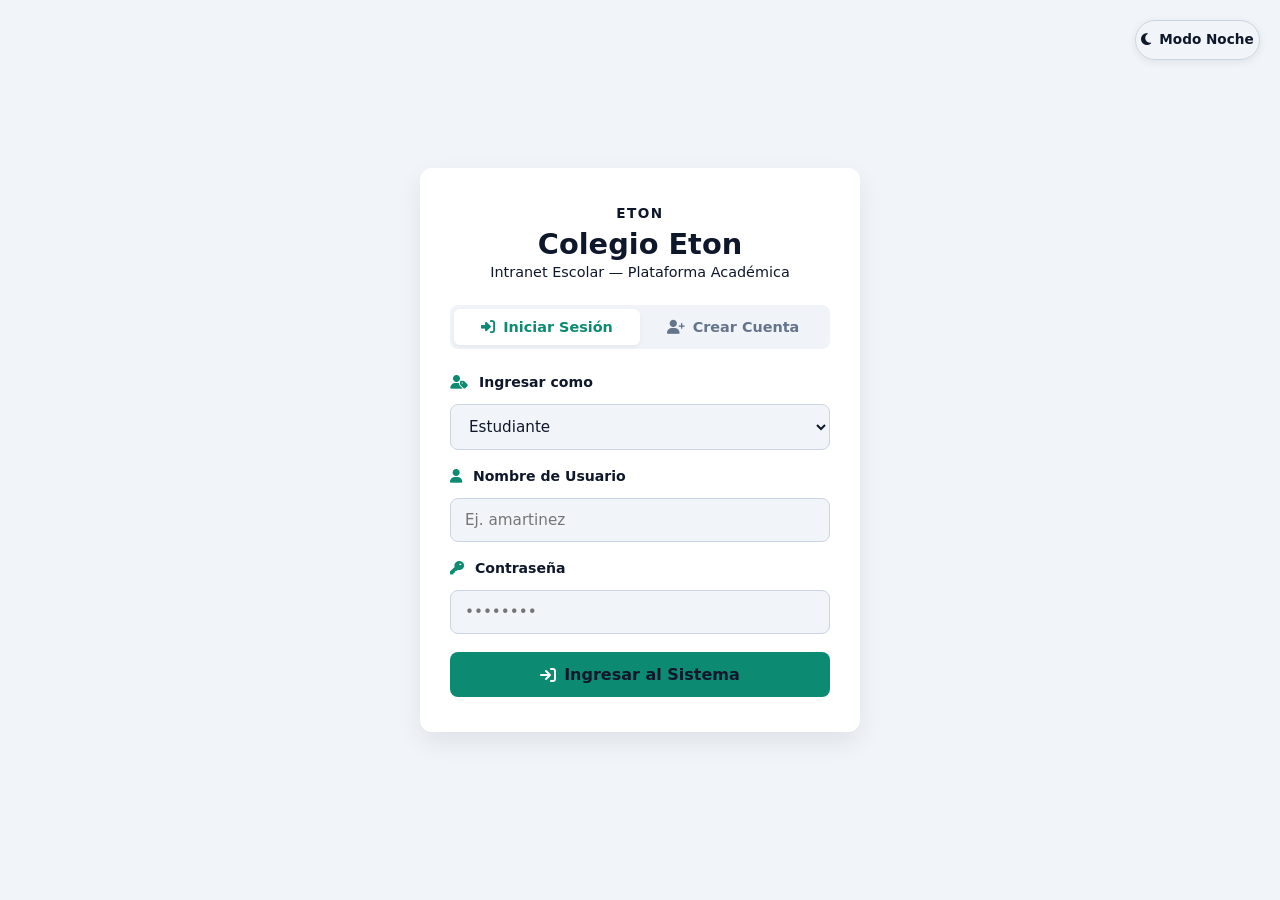
<file: index.html>
<!DOCTYPE html>
<html lang="es">
<head>
  <meta charset="UTF-8">
  <meta name="viewport" content="width=device-width, initial-scale=1.0">
  <title>Colegio Eton — Acceso Institucional</title>
  <!-- Iconos FontAwesome -->
  <link rel="stylesheet" href="https://cdnjs.cloudflare.com/ajax/libs/font-awesome/6.4.0/css/all.min.css">
  <!-- CSS del proyecto -->
  <link rel="stylesheet" href="css/style.css">
</head>
<body>

  <!-- BOTÓN MODO NOCHE / DÍA (ESQUINA SUPERIOR DERECHA) -->
  <div class="theme-container">
    <button class="theme-toggle-btn" id="themeToggleBtn" type="button">
      <i class="fa-solid fa-moon" id="themeIcon"></i>
      <span id="themeText">Modo Noche</span>
    </button>
  </div>

  <div class="login-container">
    <!-- Encabezado -->
    <header class="header">
      <span class="brand-tag">Eton</span>
      <h1 id="formTitle">Colegio Eton</h1>
      <p id="formSubtitle">Intranet Escolar — Plataforma Académica</p>
    </header>

    <!-- Pestañas para cambiar entre Login y Registro -->
    <div class="tabs">
      <button class="tab-btn active" id="tabLogin" type="button">
        <i class="fa-solid fa-right-to-bracket"></i> Iniciar Sesión
      </button>
      <button class="tab-btn" id="tabRegister" type="button">
        <i class="fa-solid fa-user-plus"></i> Crear Cuenta
      </button>
    </div>

    <!-- Formulario -->
    <form id="authForm">
      
      <!-- Campo adicional para Registro -->
      <div class="form-group" id="groupFullName" style="display: none;">
        <label for="fullName">
          <i class="fa-solid fa-id-card"></i> Nombre Completo
        </label>
        <input type="text" id="fullName" class="input-control" placeholder="Ej. Ana Martínez">
      </div>

      <!-- Selector de Rol -->
      <div class="form-group">
        <label for="rol">
          <i class="fa-solid fa-user-tag"></i> Ingresar como
        </label>
        <select id="rol" class="input-control">
          <option value="estudiante">Estudiante</option>
          <option value="padre">Padre / Tutor</option>
          <option value="docente">Docente</option>
          <option value="administrador">Administrador</option>
        </select>
      </div>

      <!-- Nombre de Usuario / Correo -->
      <div class="form-group">
        <label for="username" id="labelUsername">
          <i class="fa-solid fa-user"></i> Nombre de Usuario
        </label>
        <input type="text" id="username" class="input-control" placeholder="Ej. amartinez" required>
      </div>

      <!-- Contraseña -->
      <div class="form-group">
        <label for="password">
          <i class="fa-solid fa-key"></i> Contraseña
        </label>
        <input type="password" id="password" class="input-control" placeholder="••••••••" required>
      </div>

      <!-- Botón dinámico -->
      <button type="submit" class="btn-submit" id="btnSubmit">
        <i class="fa-solid fa-arrow-right-to-bracket" id="btnIcon"></i> 
        <span id="btnText">Ingresar al Sistema</span>
      </button>
    </form>
  </div>

  <!-- Lógica en JS integrada para el Login y Modo Noche -->
  <script>
    document.addEventListener('DOMContentLoaded', () => {
      // 1. ALTERNAR PESTAÑAS (LOGIN / REGISTRO)
      const tabLogin = document.getElementById('tabLogin');
      const tabRegister = document.getElementById('tabRegister');
      const groupFullName = document.getElementById('groupFullName');
      const btnText = document.getElementById('btnText');
      const btnIcon = document.getElementById('btnIcon');
      const authForm = document.getElementById('authForm');
      const fullNameInput = document.getElementById('fullName');

      let isRegisterMode = false;

      tabRegister.addEventListener('click', () => {
        if (isRegisterMode) return;
        isRegisterMode = true;
        tabRegister.classList.add('active');
        tabLogin.classList.remove('active');
        groupFullName.style.display = 'block';
        fullNameInput.required = true;
        btnText.textContent = 'Registrar Cuenta';
        btnIcon.className = 'fa-solid fa-user-check';
      });

      tabLogin.addEventListener('click', () => {
        if (!isRegisterMode) return;
        isRegisterMode = false;
        tabLogin.classList.add('active');
        tabRegister.classList.remove('active');
        groupFullName.style.display = 'none';
        fullNameInput.required = false;
        btnText.textContent = 'Ingresar al Sistema';
        btnIcon.className = 'fa-solid fa-arrow-right-to-bracket';
      });

      // Redirección al presionar Ingresar
      authForm.addEventListener('submit', (e) => {
        e.preventDefault();
        window.location.href = 'dashboard.html';
      });

      // 2. MODO DÍA / NOCHE GLOBAL
      const themeToggleBtn = document.getElementById('themeToggleBtn');
      const themeIcon = document.getElementById('themeIcon');
      const themeText = document.getElementById('themeText');

      function applyTheme(isDark) {
        if (isDark) {
          document.documentElement.classList.add('dark-mode');
          document.body.classList.add('dark-mode');
          if (themeText) themeText.textContent = 'Modo Día';
          if (themeIcon) themeIcon.className = 'fa-solid fa-sun';
        } else {
          document.documentElement.classList.remove('dark-mode');
          document.body.classList.remove('dark-mode');
          if (themeText) themeText.textContent = 'Modo Noche';
          if (themeIcon) themeIcon.className = 'fa-solid fa-moon';
        }
      }

      // Cargar preferencia guardada
      if (localStorage.getItem('theme') === 'dark') {
        applyTheme(true);
      }

      if (themeToggleBtn) {
        themeToggleBtn.addEventListener('click', () => {
          const isDark = !document.body.classList.contains('dark-mode');
          applyTheme(isDark);
          localStorage.setItem('theme', isDark ? 'dark' : 'light');
        });
      }
    });
  </script>
</body>
</html>
</file>
<file: css/style.css>
/* ==========================================================================
   INTRANET ESCOLAR — GLASSMORPHISM & MICA PREMIUM SYSTEM
   ========================================================================== */

:root {
  /* Paleta Base Light Mode */
  --bg-gradient: linear-gradient(135deg, #0f172a 0%, #1e1b4b 25%, #311042 50%, #111827 100%);
  --glass-bg: rgba(255, 255, 255, 0.65);
  --glass-bg-hover: rgba(255, 255, 255, 0.85);
  --glass-border: rgba(255, 255, 255, 0.4);
  --glass-shadow: 0 8px 32px 0 rgba(0, 0, 0, 0.25);
  
  --text-main: #0f172a;
  --text-muted: #475569;
  
  --accent-teal: #0d9488;
  --accent-teal-glow: rgba(13, 148, 136, 0.3);
  --accent-purple: #7c3aed;
  --accent-danger: #ef4444;
  --accent-warning: #f59e0b;
  
  --input-bg: rgba(255, 255, 255, 0.7);
  --input-border: rgba(15, 23, 42, 0.15);
  
  --card-inner-bg: rgba(255, 255, 255, 0.45);
}

/* Modo Oscuro (Dark Theme) */
[data-theme="dark"] {
  --bg-gradient: linear-gradient(135deg, #030712 0%, #0f172a 35%, #181825 70%, #030712 100%);
  --glass-bg: rgba(15, 23, 42, 0.75);
  --glass-bg-hover: rgba(30, 41, 59, 0.85);
  --glass-border: rgba(255, 255, 255, 0.12);
  --glass-shadow: 0 8px 32px 0 rgba(0, 0, 0, 0.6);
  
  --text-main: #f8fafc;
  --text-muted: #94a3b8;
  
  --accent-teal: #14b8a6;
  --accent-teal-glow: rgba(20, 184, 166, 0.4);
  
  --input-bg: rgba(15, 23, 42, 0.6);
  --input-border: rgba(255, 255, 255, 0.2);
  
  --card-inner-bg: rgba(30, 41, 59, 0.5);
}

* {
  box-sizing: border-box;
  margin: 0;
  padding: 0;
  font-family: 'Segoe UI', system-ui, -apple-system, sans-serif;
  transition: background-color 0.3s ease, color 0.3s ease, border-color 0.3s ease;
}

body.dashboard-body {
  min-height: 100vh;
  background: var(--bg-gradient);
  background-attachment: fixed;
  color: var(--text-main);
  overflow-x: hidden;
}

/* Glass Card Base */
.glass-card, .sidebar-glass, .navbar-glass {
  background: var(--glass-bg);
  backdrop-filter: blur(16px);
  -webkit-backdrop-filter: blur(16px);
  border: 1px solid var(--glass-border);
  box-shadow: var(--glass-shadow);
  border-radius: 16px;
}

/* Navbar */
.navbar-glass {
  margin: 15px;
  padding: 12px 24px;
  display: flex;
  justify-content: space-between;
  align-items: center;
  border-radius: 14px;
}

.navbar-brand {
  display: flex;
  align-items: center;
  gap: 12px;
}

.brand-logo {
  background: linear-gradient(135deg, var(--accent-teal), var(--accent-purple));
  color: #fff;
  font-weight: 800;
  padding: 6px 14px;
  border-radius: 10px;
  letter-spacing: 1px;
}

.brand-title {
  font-size: 1.25rem;
  font-weight: 700;
  color: var(--text-main);
}

.navbar-right {
  display: flex;
  align-items: center;
  gap: 16px;
}

.theme-toggle-btn {
  background: var(--card-inner-bg);
  border: 1px solid var(--glass-border);
  color: var(--text-main);
  width: 40px;
  height: 40px;
  border-radius: 50%;
  cursor: pointer;
  display: flex;
  align-items: center;
  justify-content: center;
  font-size: 1.1rem;
}

.theme-toggle-btn:hover {
  transform: scale(1.08);
}

.user-profile-summary {
  display: flex;
  align-items: center;
  gap: 12px;
}

.avatar-small {
  width: 40px;
  height: 40px;
  border-radius: 50%;
  object-fit: cover;
  border: 2px solid var(--accent-teal);
}

.badge-role {
  background: var(--accent-teal);
  color: #fff;
  font-size: 0.68rem;
  font-weight: 700;
  padding: 2px 8px;
  border-radius: 12px;
  text-transform: uppercase;
}

/* Layout */
.dashboard-layout {
  display: flex;
  gap: 20px;
  padding: 0 15px 20px 15px;
  min-height: calc(100vh - 100px);
}

.sidebar-glass {
  width: 260px;
  flex-shrink: 0;
  padding: 20px 15px;
}

.nav-menu {
  list-style: none;
  display: flex;
  flex-direction: column;
  gap: 8px;
}

.nav-link {
  width: 100%;
  background: transparent;
  border: none;
  color: var(--text-main);
  padding: 12px 16px;
  border-radius: 12px;
  text-align: left;
  font-size: 0.95rem;
  font-weight: 600;
  cursor: pointer;
  display: flex;
  align-items: center;
  gap: 12px;
}

.nav-link:hover, .nav-link.active {
  background: var(--accent-teal);
  color: #ffffff;
  box-shadow: 0 4px 15px var(--accent-teal-glow);
}

.main-content {
  flex-grow: 1;
}

.glass-card {
  padding: 28px;
  margin-bottom: 20px;
}

.glass-card h2 {
  font-size: 1.5rem;
  margin-bottom: 4px;
  display: flex;
  align-items: center;
  gap: 10px;
}

.subtitle {
  color: var(--text-muted);
  font-size: 0.9rem;
  margin-bottom: 16px;
}

.divider {
  border: none;
  height: 1px;
  background: var(--glass-border);
  margin-bottom: 20px;
}

/* Formularios */
.form-grid {
  display: grid;
  grid-template-columns: repeat(auto-fit, minmax(240px, 1fr));
  gap: 16px;
}

.form-group {
  display: flex;
  flex-direction: column;
  gap: 6px;
}

.form-group label {
  font-size: 0.88rem;
  font-weight: 600;
  color: var(--text-main);
  display: flex;
  align-items: center;
  gap: 8px;
}

input, select, textarea {
  background: var(--input-bg);
  border: 1px solid var(--input-border);
  color: var(--text-main);
  padding: 10px 14px;
  border-radius: 10px;
  font-size: 0.95rem;
  outline: none;
}

input:focus, select:focus, textarea:focus {
  border-color: var(--accent-teal);
  box-shadow: 0 0 0 3px var(--accent-teal-glow);
}

.input-disabled {
  opacity: 0.6;
  cursor: not-allowed;
}

/* Botones */
.btn-primary {
  background: linear-gradient(135deg, var(--accent-teal), #0f766e);
  color: white;
  border: none;
  padding: 10px 20px;
  border-radius: 10px;
  font-weight: 600;
  cursor: pointer;
  display: inline-flex;
  align-items: center;
  gap: 8px;
}

.btn-primary:hover {
  transform: translateY(-2px);
  box-shadow: 0 6px 20px var(--accent-teal-glow);
}

.btn-logout {
  background: rgba(239, 68, 68, 0.15);
  border: 1px solid var(--accent-danger);
  color: var(--accent-danger);
  padding: 8px 14px;
  border-radius: 10px;
  cursor: pointer;
  font-weight: 600;
}

.btn-logout:hover {
  background: var(--accent-danger);
  color: white;
}

/* Tablas con Efecto Glass */
.table-container {
  overflow-x: auto;
  border-radius: 12px;
  border: 1px solid var(--glass-border);
}

.glass-table {
  width: 100%;
  border-collapse: collapse;
  text-align: left;
}

.glass-table th, .glass-table td {
  padding: 14px 18px;
  border-bottom: 1px solid var(--glass-border);
}

.glass-table th {
  background: var(--card-inner-bg);
  font-weight: 700;
  font-size: 0.85rem;
  text-transform: uppercase;
  color: var(--text-muted);
}

.glass-table tr:hover {
  background: rgba(255, 255, 255, 0.1);
}

/* Perfil y Avatar */
.profile-container {
  display: flex;
  gap: 30px;
  flex-wrap: wrap;
}

.avatar-upload-section {
  display: flex;
  flex-direction: column;
  align-items: center;
  gap: 12px;
}

.avatar-large {
  width: 130px;
  height: 130px;
  border-radius: 50%;
  object-fit: cover;
  border: 4px solid var(--accent-teal);
  box-shadow: 0 8px 25px rgba(0,0,0,0.3);
}

/* Toast Notifications */
.toast-container {
  position: fixed;
  top: 24px;
  right: 24px;
  z-index: 9999;
  display: flex;
  flex-direction: column;
  gap: 10px;
}

.custom-toast {
  background: var(--glass-bg);
  backdrop-filter: blur(20px);
  border: 1px solid var(--glass-border);
  color: var(--text-main);
  padding: 14px 20px;
  border-radius: 12px;
  display: flex;
  align-items: center;
  gap: 12px;
  box-shadow: var(--glass-shadow);
  animation: slideIn 0.3s cubic-bezier(0.175, 0.885, 0.32, 1.275) forwards;
}

.toast-success { border-left: 5px solid var(--accent-teal); }
.toast-warning { border-left: 5px solid var(--accent-warning); }
.toast-error { border-left: 5px solid var(--accent-danger); }

.error-msg {
  color: var(--accent-danger);
  font-size: 0.78rem;
}

@keyframes slideIn {
  from { transform: translateX(120%); opacity: 0; }
  to { transform: translateX(0); opacity: 1; }
}

@keyframes fadeOut {
  to { transform: translateX(120%); opacity: 0; }
}


/* Variables globales para colores y medidas */
:root {
  --primary-color: #0d8a72;
  --primary-hover: #0a6c59;
  --bg-color: #f4f6f9;
  --card-bg: #ffffff;
  --text-main: #2c3e50;
  --text-muted: #7f8c8d;
  --border-color: #e0e6ed;
  --radius: 12px;
}

* {
  box-sizing: border-box;
  margin: 0;
  padding: 0;
  font-family: 'Segoe UI', Tahoma, Geneva, Verdana, sans-serif;
}

body {
  background-color: var(--bg-color);
  display: flex;
  justify-content: center;
  align-items: center;
  min-height: 100vh;
  padding: 20px;
}

/* Tarjeta contenedora principal */
.login-container {
  background: var(--card-bg);
  width: 100%;
  max-width: 440px;
  padding: 35px 30px;
  border-radius: var(--radius);
  box-shadow: 0 10px 25px rgba(0, 0, 0, 0.08);
}

/* Encabezado */
.header {
  text-align: center;
  margin-bottom: 25px;
}

.brand-tag {
  font-size: 0.85rem;
  font-weight: 700;
  color: var(--primary-color);
  letter-spacing: 1.5px;
  text-transform: uppercase;
}

.header h1 {
  font-size: 1.8rem;
  color: var(--text-main);
  margin: 5px 0 3px 0;
}

.header p {
  font-size: 0.9rem;
  color: var(--text-muted);
}

/* Pestañas (Iniciar Sesión / Crear Cuenta) */
.tabs {
  display: flex;
  background: #f0f3f7;
  border-radius: 8px;
  padding: 4px;
  margin-bottom: 25px;
}

.tab-btn {
  flex: 1;
  padding: 10px;
  border: none;
  background: transparent;
  color: var(--text-muted);
  font-weight: 600;
  font-size: 0.9rem;
  border-radius: 6px;
  cursor: pointer;
  transition: all 0.3s ease;
  display: flex;
  align-items: center;
  justify-content: center;
  gap: 8px;
}

.tab-btn.active {
  background: #ffffff;
  color: var(--primary-color);
  box-shadow: 0 2px 5px rgba(0, 0, 0, 0.05);
}

/* Grupos de entrada */
.form-group {
  margin-bottom: 18px;
}

.form-group label {
  display: block;
  font-size: 0.88rem;
  font-weight: 600;
  color: var(--text-main);
  margin-bottom: 6px;
}

.form-group label i {
  margin-right: 6px;
  color: var(--primary-color);
}

.input-control {
  width: 100%;
  padding: 12px 14px;
  border: 1px solid var(--border-color);
  border-radius: 8px;
  font-size: 0.95rem;
  color: var(--text-main);
  background-color: #fafbfc;
  transition: border-color 0.2s, box-shadow 0.2s;
}

.input-control:focus {
  outline: none;
  border-color: var(--primary-color);
  box-shadow: 0 0 0 3px rgba(13, 138, 114, 0.15);
  background-color: #ffffff;
}

select.input-control {
  cursor: pointer;
}

/* Botón principal */
.btn-submit {
  width: 100%;
  padding: 13px;
  background-color: var(--primary-color);
  color: white;
  border: none;
  border-radius: 8px;
  font-size: 1rem;
  font-weight: 600;
  cursor: pointer;
  transition: background 0.2s ease;
  display: flex;
  align-items: center;
  justify-content: center;
  gap: 8px;
  margin-top: 10px;
}

.btn-submit:hover {
  background-color: var(--primary-hover);
}
/* ==========================================
   VARIABLES DE TEMA (MODO DÍA / NOCHE)
   ========================================== */
:root {
  /* MODO DÍA (Por defecto) */
  --bg-main: #f4f6f9;
  --bg-card: #ffffff;
  --bg-sidebar: #ffffff;
  --bg-header: #ffffff;
  --text-main: #1e293b;
  --text-muted: #64748b;
  --border-color: #e2e8f0;
  
  --primary: #0d8a72;
  --primary-hover: #0a6c59;
  --primary-light: #e6f4f1;
  
  --shadow: 0 4px 15px rgba(0, 0, 0, 0.05);
  --table-hover: #f8fafc;
}

/* MODO NOCHE (Tema Oscuro) */
body.dark-mode {
  --bg-main: #0f172a;
  --bg-card: #1e293b;
  --bg-sidebar: #1e293b;
  --bg-header: #1e293b;
  --text-main: #f8fafc;
  --text-muted: #94a3b8;
  --border-color: #334155;
  
  --primary: #10b981;
  --primary-hover: #059669;
  --primary-light: rgba(16, 185, 129, 0.15);
  
  --shadow: 0 4px 20px rgba(0, 0, 0, 0.3);
  --table-hover: #334155;
}

/* ==========================================
   RESET & LAYOUT ESTRUCTURAL
   ========================================== */
* {
  box-sizing: border-box;
  margin: 0;
  padding: 0;
  font-family: 'Segoe UI', system-ui, -apple-system, sans-serif;
  transition: background-color 0.3s ease, color 0.3s ease, border-color 0.3s ease;
}

body {
  background-color: var(--bg-main);
  color: var(--text-main);
  min-height: 100vh;
  display: flex;
  flex-direction: column;
}

/* HEADER ARRIBA EN TODA LA PÁGINA */
.top-navbar {
  height: 65px;
  background-color: var(--bg-header);
  border-bottom: 1px solid var(--border-color);
  display: flex;
  align-items: center;
  justify-content: space-between;
  padding: 0 25px;
  box-shadow: var(--shadow);
  z-index: 10;
}

.nav-brand {
  display: flex;
  align-items: center;
  gap: 12px;
}

.brand-badge {
  background-color: var(--primary);
  color: white;
  padding: 4px 10px;
  border-radius: 6px;
  font-weight: 800;
  font-size: 0.85rem;
}

.nav-user {
  display: flex;
  align-items: center;
  gap: 15px;
}

.theme-toggle-btn {
  background: transparent;
  border: 1px solid var(--border-color);
  color: var(--text-main);
  padding: 8px 12px;
  border-radius: 20px;
  cursor: pointer;
  display: flex;
  align-items: center;
  gap: 8px;
  font-size: 0.85rem;
  font-weight: 600;
}

.theme-toggle-btn:hover {
  background-color: var(--primary-light);
}

.user-avatar {
  width: 36px;
  height: 36px;
  border-radius: 50%;
  background-color: var(--primary);
  color: white;
  display: flex;
  align-items: center;
  justify-content: center;
  font-weight: bold;
  font-size: 0.85rem;
}

.user-role-badge {
  background: var(--primary-light);
  color: var(--primary);
  padding: 2px 8px;
  border-radius: 4px;
  font-size: 0.75rem;
  font-weight: 700;
  text-transform: uppercase;
}

.btn-logout {
  background: transparent;
  border: none;
  color: #ef4444;
  font-size: 1.1rem;
  cursor: pointer;
  padding: 5px;
}

/* ESTRUCTURA PRINCIPAL (SIDEBAR + MAIN CONTENT) */
.main-wrapper {
  display: flex;
  flex: 1;
}

/* SIDEBAR A LA IZQUIERDA */
.sidebar {
  width: 250px;
  background-color: var(--bg-sidebar);
  border-right: 1px solid var(--border-color);
  padding: 20px 15px;
  display: flex;
  flex-direction: column;
  gap: 8px;
}

.nav-item {
  display: flex;
  align-items: center;
  gap: 12px;
  padding: 12px 16px;
  border-radius: 10px;
  color: var(--text-muted);
  text-decoration: none;
  font-weight: 500;
  font-size: 0.95rem;
  transition: all 0.2s ease;
}

.nav-item:hover {
  background-color: var(--primary-light);
  color: var(--primary);
}

.nav-item.active {
  background-color: var(--primary);
  color: white;
  box-shadow: 0 4px 12px rgba(13, 138, 114, 0.25);
}

/* CONTENIDO PRINCIPAL A LA DERECHA */
.content-area {
  flex: 1;
  padding: 30px;
}

.card {
  background-color: var(--bg-card);
  border: 1px solid var(--border-color);
  border-radius: 14px;
  padding: 25px;
  box-shadow: var(--shadow);
}

.card-title {
  display: flex;
  align-items: center;
  gap: 10px;
  font-size: 1.3rem;
  color: var(--text-main);
  margin-bottom: 5px;
}

.card-subtitle {
  color: var(--text-muted);
  font-size: 0.9rem;
  margin-bottom: 20px;
}

/* TABLAS */
.table-container {
  width: 100%;
  overflow-x: auto;
}

table {
  width: 100%;
  border-collapse: collapse;
  text-align: left;
}

th {
  padding: 12px 16px;
  border-bottom: 2px solid var(--border-color);
  color: var(--text-muted);
  font-size: 0.8rem;
  text-transform: uppercase;
  letter-spacing: 0.5px;
}

td {
  padding: 16px;
  border-bottom: 1px solid var(--border-color);
  color: var(--text-main);
  font-size: 0.9rem;
}

tbody tr:hover {
  background-color: var(--table-hover);
}

.status-badge {
  background-color: rgba(16, 185, 129, 0.15);
  color: var(--primary);
  padding: 4px 10px;
  border-radius: 20px;
  font-size: 0.75rem;
  font-weight: 700;
}
/* ==========================================
   VARIABLES DE TEMA (ALTO CONTRASTE Y LEGIBILIDAD)
   ========================================== */
:root {
  /* MODO DÍA (Por defecto) */
  --bg-main: #f8fafc;
  --bg-card: #ffffff;
  --bg-sidebar: #ffffff;
  --bg-header: #ffffff;
  --bg-input: #f1f5f9;
  
  --text-main: #0f172a;       /* Texto principal casi negro para máxima lectura */
  --text-muted: #475569;      /* Texto secundario gris oscuro legible */
  --border-color: #cbd5e1;
  
  --primary: #0d8a72;
  --primary-hover: #0a6c59;
  --primary-light: #e6f4f1;
  --accent-badge: #e0f2fe;
  --accent-badge-text: #0369a1;

  --shadow: 0 4px 6px -1px rgba(0, 0, 0, 0.1), 0 2px 4px -2px rgba(0, 0, 0, 0.1);
}

/* MODO NOCHE (Tema Oscuro Mejorado) */
body.dark-mode {
  --bg-main: #0b0f19;
  --bg-card: #151c2c;
  --bg-sidebar: #151c2c;
  --bg-header: #151c2c;
  --bg-input: #1e293b;
  
  --text-main: #f8fafc;       /* Blanco brillante para excelente contraste */
  --text-muted: #cbd5e1;      /* Gris claro de alta legibilidad */
  --border-color: #334155;
  
  --primary: #10b981;
  --primary-hover: #059669;
  --primary-light: rgba(16, 185, 129, 0.15);
  --accent-badge: rgba(56, 189, 248, 0.15);
  --accent-badge-text: #38bdf8;

  --shadow: 0 10px 25px -5px rgba(0, 0, 0, 0.5);
}

/* ==========================================
   RESET & LAYOUT BASE
   ========================================== */
* {
  box-sizing: border-box;
  margin: 0;
  padding: 0;
  font-family: 'Segoe UI', system-ui, -apple-system, sans-serif;
  transition: background-color 0.25s ease, color 0.25s ease, border-color 0.25s ease;
}

body {
  background-color: var(--bg-main);
  color: var(--text-main);
  min-height: 100vh;
  display: flex;
  flex-direction: column;
}

/* ==========================================
   HEADER SUPERIOR (FIXED & RESPONSIVE)
   ========================================== */
.top-navbar {
  width: 100%;
  height: 65px;
  background-color: var(--bg-header);
  border-bottom: 1px solid var(--border-color);
  display: flex;
  align-items: center;
  justify-content: space-between;
  padding: 0 20px;
  position: sticky;
  top: 0;
  z-index: 100;
  box-shadow: var(--shadow);
}

.nav-brand {
  display: flex;
  align-items: center;
  gap: 12px;
}

.brand-badge {
  background-color: var(--primary);
  color: #ffffff;
  padding: 4px 10px;
  border-radius: 6px;
  font-weight: 800;
  font-size: 0.85rem;
  letter-spacing: 1px;
}

.nav-brand h2 {
  font-size: 1.25rem;
  font-weight: 700;
  color: var(--text-main);
}

.nav-user {
  display: flex;
  align-items: center;
  gap: 15px;
}

.theme-toggle-btn {
  background: var(--bg-input);
  border: 1px solid var(--border-color);
  color: var(--text-main);
  padding: 8px 14px;
  border-radius: 20px;
  cursor: pointer;
  display: flex;
  align-items: center;
  gap: 8px;
  font-size: 0.85rem;
  font-weight: 600;
}

.theme-toggle-btn:hover {
  border-color: var(--primary);
}

.user-profile-info {
  display: flex;
  align-items: center;
  gap: 10px;
}

.user-avatar {
  width: 38px;
  height: 38px;
  border-radius: 50%;
  background-color: var(--primary);
  color: #ffffff;
  display: flex;
  align-items: center;
  justify-content: center;
  font-weight: 700;
  font-size: 0.9rem;
}

.user-name {
  font-size: 0.95rem;
  font-weight: 600;
  color: var(--text-main);
}

.user-role-badge {
  background: var(--accent-badge);
  color: var(--accent-badge-text);
  padding: 3px 8px;
  border-radius: 6px;
  font-size: 0.75rem;
  font-weight: 700;
  text-transform: uppercase;
}

.btn-logout {
  background: transparent;
  border: none;
  color: #ef4444;
  font-size: 1.1rem;
  cursor: pointer;
  padding: 8px;
  border-radius: 8px;
}

.btn-logout:hover {
  background-color: rgba(239, 68, 68, 0.1);
}

/* ==========================================
   ESTRUCTURA DASHBOARD (SIDEBAR + MAIN)
   ========================================== */
.main-wrapper {
  display: flex;
  flex: 1;
  width: 100%;
}

/* SIDEBAR LATERAL */
.sidebar {
  width: 260px;
  background-color: var(--bg-sidebar);
  border-right: 1px solid var(--border-color);
  padding: 20px 15px;
  display: flex;
  flex-direction: column;
  gap: 8px;
  flex-shrink: 0;
}

.nav-item {
  display: flex;
  align-items: center;
  gap: 12px;
  padding: 12px 16px;
  border-radius: 10px;
  color: var(--text-muted);
  text-decoration: none;
  font-weight: 600;
  font-size: 0.95rem;
}

.nav-item:hover {
  background-color: var(--primary-light);
  color: var(--primary);
}

.nav-item.active {
  background-color: var(--primary);
  color: #ffffff !important;
  box-shadow: 0 4px 12px rgba(13, 138, 114, 0.3);
}

/* CONTENIDO PRINCIPAL */
.content-area {
  flex: 1;
  padding: 30px;
  max-width: 1200px;
}

.card {
  background-color: var(--bg-card);
  border: 1px solid var(--border-color);
  border-radius: 16px;
  padding: 25px;
  margin-bottom: 25px;
  box-shadow: var(--shadow);
}

.card-title {
  display: flex;
  align-items: center;
  gap: 10px;
  font-size: 1.35rem;
  font-weight: 700;
  color: var(--text-main);
  margin-bottom: 6px;
}

.card-subtitle {
  color: var(--text-muted);
  font-size: 0.92rem;
  margin-bottom: 22px;
}

/* FORMULARIOS Y CAMPOS DE TEXTO */
.form-group {
  margin-bottom: 18px;
}

.form-group label {
  display: block;
  font-size: 0.88rem;
  font-weight: 600;
  color: var(--text-main);
  margin-bottom: 8px;
}

.input-control {
  width: 100%;
  padding: 12px 14px;
  border: 1px solid var(--border-color);
  border-radius: 8px;
  font-size: 0.95rem;
  color: var(--text-main);
  background-color: var(--bg-input);
}

.input-control:focus {
  outline: none;
  border-color: var(--primary);
}

textarea.input-control {
  min-height: 100px;
  resize: vertical;
}

.btn-primary {
  padding: 12px 24px;
  background-color: var(--primary);
  color: #ffffff;
  border: none;
  border-radius: 8px;
  font-weight: 600;
  font-size: 0.95rem;
  cursor: pointer;
  display: inline-flex;
  align-items: center;
  gap: 8px;
}

.btn-primary:hover {
  background-color: var(--primary-hover);
}

/* ANUNCIOS Y COMUNICADOS */
.post-card {
  background-color: var(--bg-main);
  border: 1px solid var(--border-color);
  border-radius: 12px;
  padding: 18px;
  margin-top: 15px;
}

.post-title {
  font-size: 1.1rem;
  font-weight: 700;
  color: var(--text-main);
  margin-bottom: 5px;
}

.post-meta {
  font-size: 0.82rem;
  color: var(--text-muted);
  margin-bottom: 10px;
  display: flex;
  align-items: center;
  gap: 6px;
}

.post-body {
  font-size: 0.93rem;
  color: var(--text-main);
  line-height: 1.5;
}

/* ==========================================
   DISEÑO RESPONSIVE (MÓVILES Y TABLETS)
   ========================================== */
@media (max-width: 900px) {
  .main-wrapper {
    flex-direction: column;
  }

  .sidebar {
    width: 100%;
    flex-direction: row;
    overflow-x: auto;
    padding: 10px;
    border-right: none;
    border-bottom: 1px solid var(--border-color);
  }

  .nav-item {
    white-space: nowrap;
    padding: 8px 14px;
    font-size: 0.88rem;
  }

  .content-area {
    padding: 15px;
  }

  .user-name {
    display: none; /* Ocultar nombre en pantallas muy pequeñas */
  }
}
/* --- PARCHE MODO NOCHE Y CONTRASTE --- */
body.dark-mode {
  background-color: #0f172a !important;
  color: #f8fafc !important;
}

/* Fuerza el fondo y texto claro en cards, header e inputs cuando activa dark-mode */
body.dark-mode .top-navbar,
body.dark-mode .sidebar,
body.dark-mode .card {
  background-color: #1e293b !important;
  border-color: #334155 !important;
  color: #f8fafc !important;
}

body.dark-mode .input-control {
  background-color: #0f172a !important;
  border-color: #334155 !important;
  color: #ffffff !important;
}

body.dark-mode .post-card {
  background-color: #0f172a !important;
  border-color: #334155 !important;
}

body.dark-mode h1, body.dark-mode h2, body.dark-mode h3, body.dark-mode h4,
body.dark-mode span, body.dark-mode p, body.dark-mode label {
  color: #f8fafc !important;
}

/* Botón de Modo Noche visualmente claro */
.theme-toggle-btn {
  cursor: pointer;
  display: inline-flex;
  align-items: center;
  gap: 8px;
  padding: 6px 12px;
  border-radius: 20px;
}

/* ======================================================
   CORRECCIÓN DEFINITIVA DE MODO NOCHE & BOTÓN DE TEMA
   ====================================================== */

/* 1. Fondo global oscuro al activar dark-mode */
html.dark-mode,
body.dark-mode {
  background-color: #0f172a !important;
  color: #f8fafc !important;
}

/* 2. Contenedores principales en modo noche */
body.dark-mode .top-navbar,
body.dark-mode .sidebar,
body.dark-mode .card,
body.dark-mode .post-card,
body.dark-mode main,
body.dark-mode section {
  background-color: #1e293b !important;
  border-color: #334155 !important;
  color: #f8fafc !important;
}

body.dark-mode h1, 
body.dark-mode h2, 
body.dark-mode h3, 
body.dark-mode h4, 
body.dark-mode p, 
body.dark-mode span, 
body.dark-mode label {
  color: #f8fafc !important;
}

body.dark-mode .input-control {
  background-color: #0f172a !important;
  border-color: #334155 !important;
  color: #ffffff !important;
}

/* 3. Corrección visual del botón "Modo Noche" en la barra */
.theme-toggle-btn {
  display: inline-flex !important;
  align-items: center !important;
  gap: 8px !important;
  padding: 6px 14px !important;
  background-color: #f1f5f9 !important;
  border: 1px solid #cbd5e1 !important;
  border-radius: 20px !important;
  color: #1e293b !important;
  font-size: 0.85rem !important;
  font-weight: 600 !important;
  cursor: pointer !important;
  white-space: nowrap !important;
  line-height: 1 !important;
}

body.dark-mode .theme-toggle-btn {
  background-color: #334155 !important;
  border-color: #475569 !important;
  color: #f8fafc !important;
}
/* ======================================================
   CORRECCIÓN GLOBAL DE MODO NOCHE & BOTÓN DE TEMA
   ====================================================== */

/* Posición del botón en el Login */
.theme-container {
  position: absolute;
  top: 20px;
  right: 20px;
  z-index: 1000;
}

.theme-toggle-btn {
  display: inline-flex;
  align-items: center;
  gap: 8px;
  padding: 8px 16px;
  background-color: #ffffff;
  border: 1px solid #cbd5e1;
  border-radius: 20px;
  color: #0f172a;
  font-size: 0.85rem;
  font-weight: 600;
  cursor: pointer;
  box-shadow: 0 2px 8px rgba(0,0,0,0.08);
}

/* MODO NOCHE PARA TODO EL PROYECTO */
html.dark-mode,
body.dark-mode {
  background-color: #0f172a !important;
  color: #f8fafc !important;
}

body.dark-mode .login-container,
body.dark-mode .card,
body.dark-mode .top-navbar,
body.dark-mode .sidebar {
  background-color: #1e293b !important;
  border-color: #334155 !important;
  color: #f8fafc !important;
}

body.dark-mode .theme-toggle-btn {
  background-color: #334155 !important;
  border-color: #475569 !important;
  color: #ffffff !important;
}

body.dark-mode .input-control,
body.dark-mode select.input-control {
  background-color: #0f172a !important;
  border-color: #334155 !important;
  color: #ffffff !important;
}

body.dark-mode label,
body.dark-mode h1,
body.dark-mode h2,
body.dark-mode p {
  color: #f8fafc !important;
}
/* ======================================================
   CORRECCIÓN DE TEMA (DÍA / NOCHE) Y CONTENEDORES
   ====================================================== */

/* MODO DÍA (POR DEFECTO) */
:root {
  --bg-body: #f1f5f9;
  --bg-container: #ffffff;
  --bg-card: #ffffff;
  --text-main: #0f172a;
  --text-muted: #64748b;
  --border-color: #e2e8f0;
}

/* MODO NOCHE ACTIVADO EN HTML O BODY */
html.dark-mode,
body.dark-mode {
  --bg-body: #0b0f19;
  --bg-container: #151c2c;
  --bg-card: #1e293b;
  --text-main: #f8fafc;
  --text-muted: #cbd5e1;
  --border-color: #334155;
}

/* Aplicación global de variables */
html, body {
  background-color: var(--bg-body) !important;
  color: var(--text-main) !important;
}

.top-navbar,
.sidebar,
.card,
.main-wrapper,
.content-area,
.post-card {
  background-color: var(--bg-card) !important;
  border-color: var(--border-color) !important;
  color: var(--text-main) !important;
}

.top-navbar h2, .card-title, .post-title, label, p, span {
  color: var(--text-main) !important;
}

/* Botón Tema Ajustado (Sin texto cortado) */
.theme-toggle-btn {
  display: inline-flex !important;
  align-items: center !important;
  gap: 8px !important;
  padding: 6px 14px !important;
  background-color: transparent !important;
  border: 1px solid var(--border-color) !important;
  border-radius: 20px !important;
  color: var(--text-main) !important;
  font-size: 0.85rem !important;
  font-weight: 600 !important;
  cursor: pointer !important;
  white-space: nowrap !important;
  min-width: 120px !important;
}
/* ======================================================
   SOLUCIÓN MODO DÍA / NOCHE Y CONTENEDORES
   ====================================================== */

/* Tema Día (Por Defecto) */
:root {
  --bg-main: #f1f5f9;
  --bg-card: #ffffff;
  --text-main: #0f172a;
  --text-muted: #64748b;
  --border-color: #cbd5e1;
}

/* Tema Noche (Cuando html o body tiene la clase dark-mode) */
html.dark-mode,
body.dark-mode {
  --bg-main: #0b0f19;
  --bg-card: #1e293b;
  --text-main: #f8fafc;
  --text-muted: #cbd5e1;
  --border-color: #334155;
}

/* Forzar el cambio de color en toda la pantalla */
html, body {
  background-color: var(--bg-main) !important;
  color: var(--text-main) !important;
}

.main-wrapper,
.content-area,
.top-navbar,
.sidebar,
.card,
.post-card {
  background-color: var(--bg-card) !important;
  border-color: var(--border-color) !important;
  color: var(--text-main) !important;
}

h1, h2, h3, h4, p, span, label {
  color: var(--text-main) !important;
}

.input-control {
  background-color: var(--bg-main) !important;
  border-color: var(--border-color) !important;
  color: var(--text-main) !important;
}

/* Fix para que el botón de Modo Día/Noche no corte el texto */
.theme-toggle-btn {
  display: inline-flex !important;
  align-items: center !important;
  gap: 8px !important;
  padding: 6px 14px !important;
  background-color: transparent !important;
  border: 1px solid var(--border-color) !important;
  border-radius: 20px !important;
  color: var(--text-main) !important;
  font-size: 0.85rem !important;
  font-weight: 600 !important;
  cursor: pointer !important;
  white-space: nowrap !important;
  min-width: 125px !important;
}
/* NOTIFICACIONES TOAST FLOTANTES */
.custom-toast {
  display: flex;
  align-items: center;
  gap: 10px;
  padding: 12px 20px;
  border-radius: 10px;
  color: #ffffff;
  font-size: 0.9rem;
  font-weight: 500;
  box-shadow: 0 4px 12px rgba(0, 0, 0, 0.15);
  animation: slideIn 0.3s ease forwards;
}

.toast-success { background-color: #10b981; }
.toast-warning { background-color: #f59e0b; }
.toast-error   { background-color: #ef4444; }

@keyframes slideIn {
  from { transform: translateX(100%); opacity: 0; }
  to   { transform: translateX(0); opacity: 1; }
}

@keyframes fadeOut {
  from { opacity: 1; }
  to   { opacity: 0; }
}
</file>
